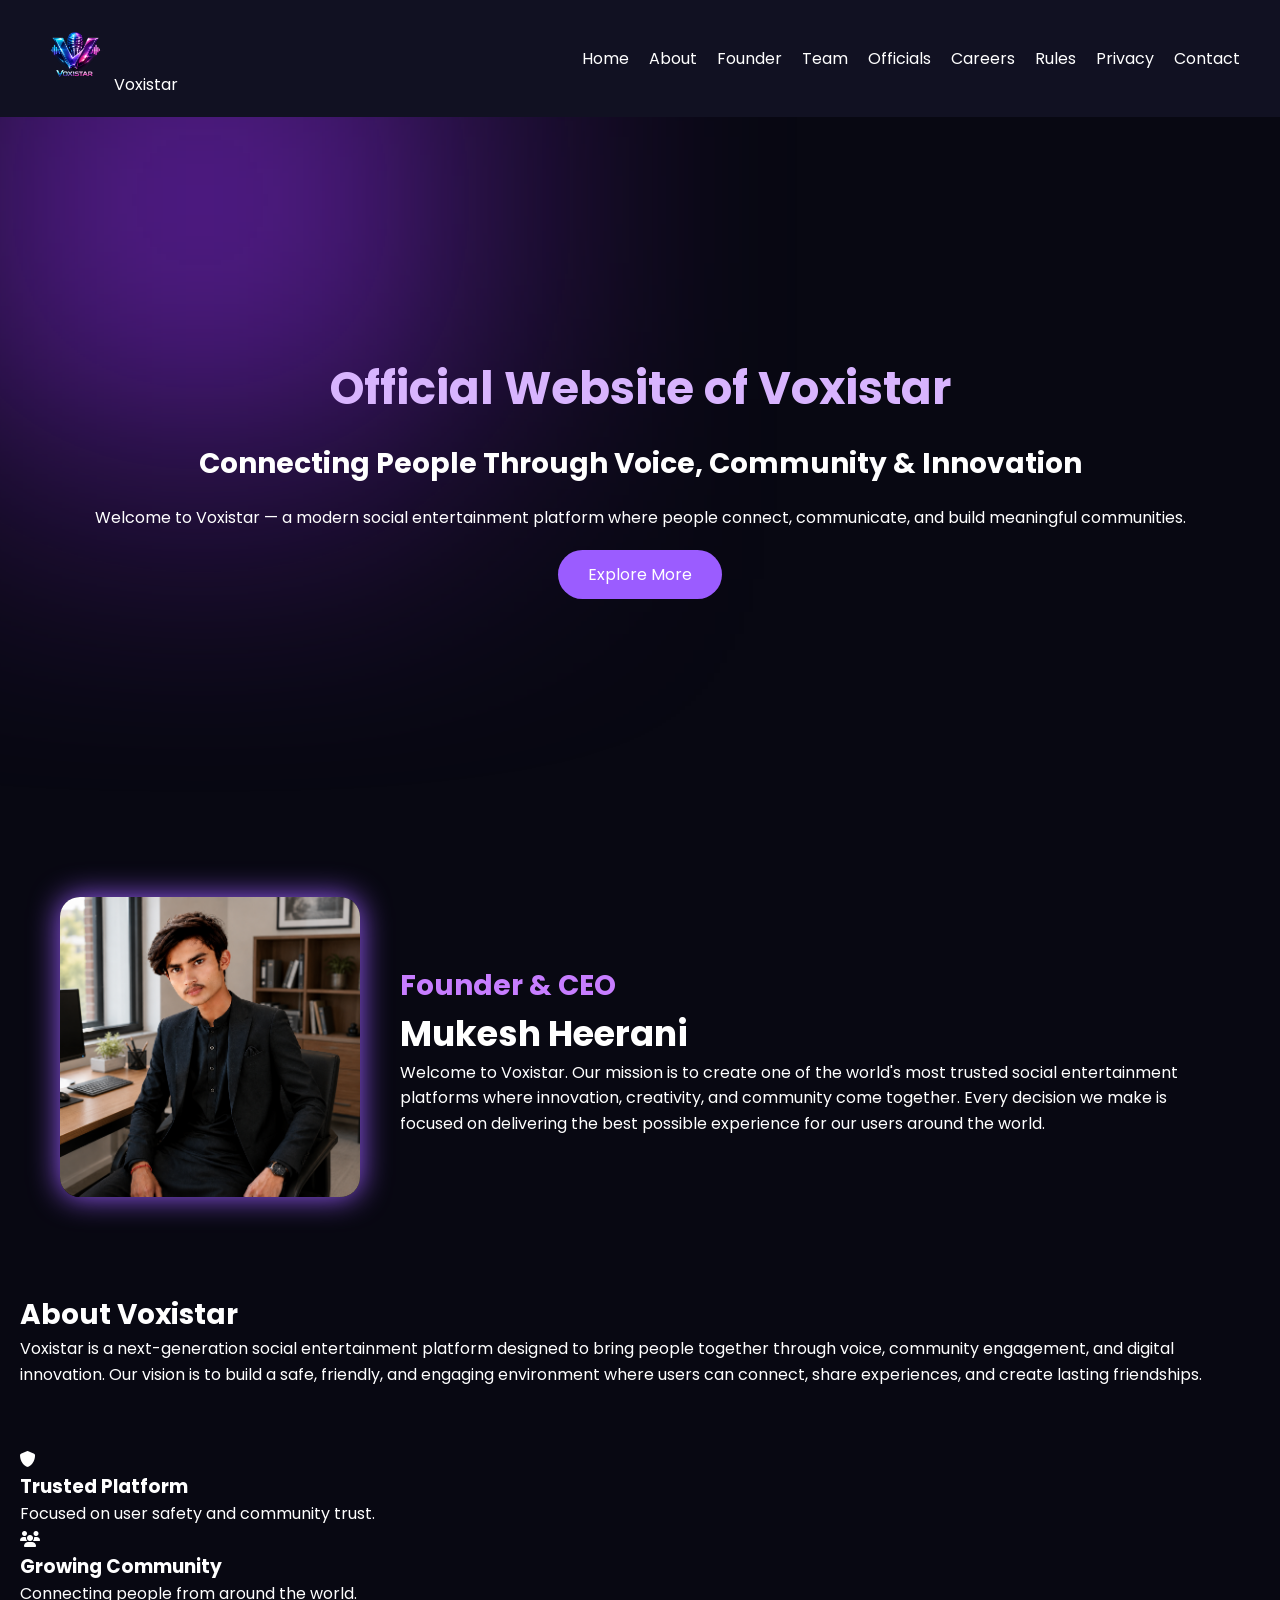
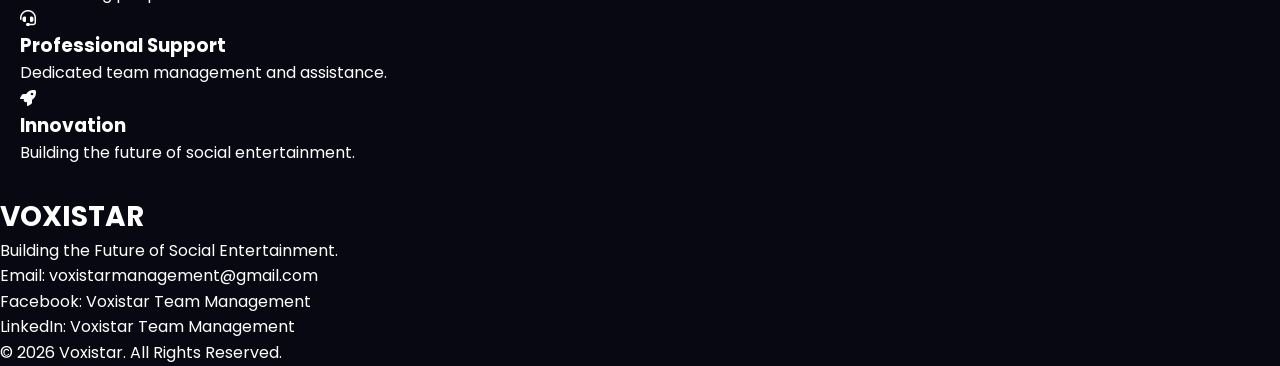
<file: index.html>
<!DOCTYPE html>
<html lang="en">
<head>
<meta charset="UTF-8">
<meta name="viewport" content="width=device-width, initial-scale=1.0">

<title>Voxistar | Official Website</title>

<link rel="stylesheet" href="css/style.css">

<link rel="preconnect" href="https://fonts.googleapis.com">
<link rel="preconnect" href="https://fonts.gstatic.com" crossorigin>

<link href="https://fonts.googleapis.com/css2?family=Poppins:wght@300;400;500;600;700;800&display=swap" rel="stylesheet">

<link rel="stylesheet" href="https://cdnjs.cloudflare.com/ajax/libs/font-awesome/6.6.0/css/all.min.css">

<script type="application/ld+json">
{
  "@context": "https://schema.org",
  "@graph": [
    {
      "@type": "Organization",
      "@id": "https://voxistar.netlify.app/#organization",
      "name": "VoxiStar",
      "url": "https://voxistar.netlify.app/",
      "description": "VoxiStar is a social entertainment and voice community platform.",
      "founder": {
        "@id": "https://voxistar.netlify.app/founder.html#mukesh-heerani"
      }
    },
    {
      "@type": "Person",
      "@id": "https://voxistar.netlify.app/founder.html#mukesh-heerani",
      "name": "Mukesh Heerani",
      "url": "https://voxistar.netlify.app/founder.html",
      "jobTitle": "Founder & CEO",
      "worksFor": {
        "@id": "https://voxistar.netlify.app/#organization"
      }
    }
  ]
}
</script>

</head>

<body>

<div class="background-glow"></div>

<header>

<nav class="navbar">

<div class="logo">
    <img src="logo.png" alt="Voxistar Logo">
    <span>Voxistar</span>
</div>

<ul>

<li><a href="index.html">Home</a></li>

<li><a href="about.html">About</a></li>

<li><a href="founder.html">Founder</a></li>

<li><a href="team.html">Team</a></li>

<li><a href="officials/index.html">Officials</a></li>

<li><a href="careers.html">Careers</a></li>

<li><a href="rules.html">Rules</a></li>

<li><a href="privacy.html">Privacy</a></li>

<li><a href="contact.html">Contact</a></li>

</ul>

</nav>

</header>

<section class="hero">

<div class="hero-content">

<h1>Official Website of Voxistar</h1>

<h2>Connecting People Through Voice, Community & Innovation</h2>

<p>

Welcome to Voxistar — a modern social entertainment platform where people connect, communicate, and build meaningful communities.

</p>

<a href="about.html" class="btn">Explore More</a>

</div>

</section>

<section class="founder">

<div class="founder-image">

<img src="founder.png" alt="Founder">

</div>

<div class="founder-content">

<h2>Founder & CEO</h2>

<h1>Mukesh Heerani</h1>

<p>

Welcome to Voxistar.

Our mission is to create one of the world's most trusted social entertainment platforms where innovation, creativity, and community come together.

Every decision we make is focused on delivering the best possible experience for our users around the world.

</p>

</div>

</section>

<section class="about">

<h2>About Voxistar</h2>

<p>

Voxistar is a next-generation social entertainment platform designed to bring people together through voice, community engagement, and digital innovation.

Our vision is to build a safe, friendly, and engaging environment where users can connect, share experiences, and create lasting friendships.

</p>

</section>

<section class="features">

<div class="card">

<i class="fa-solid fa-shield"></i>

<h3>Trusted Platform</h3>

<p>Focused on user safety and community trust.</p>

</div>

<div class="card">

<i class="fa-solid fa-users"></i>

<h3>Growing Community</h3>

<p>Connecting people from around the world.</p>

</div>

<div class="card">

<i class="fa-solid fa-headset"></i>

<h3>Professional Support</h3>

<p>Dedicated team management and assistance.</p>

</div>

<div class="card">

<i class="fa-solid fa-rocket"></i>

<h3>Innovation</h3>

<p>Building the future of social entertainment.</p>

</div>

</section>

<footer>

<h2>VOXISTAR</h2>

<p>Building the Future of Social Entertainment.</p>

<p>

Email:
voxistarmanagement@gmail.com

</p>

<p>

Facebook:
Voxistar Team Management

</p>

<p>

LinkedIn:
Voxistar Team Management

</p>

<p>

© 2026 Voxistar. All Rights Reserved.

</p>

</footer>

<script src="script.js"></script>

</body>
  </html>
</file>
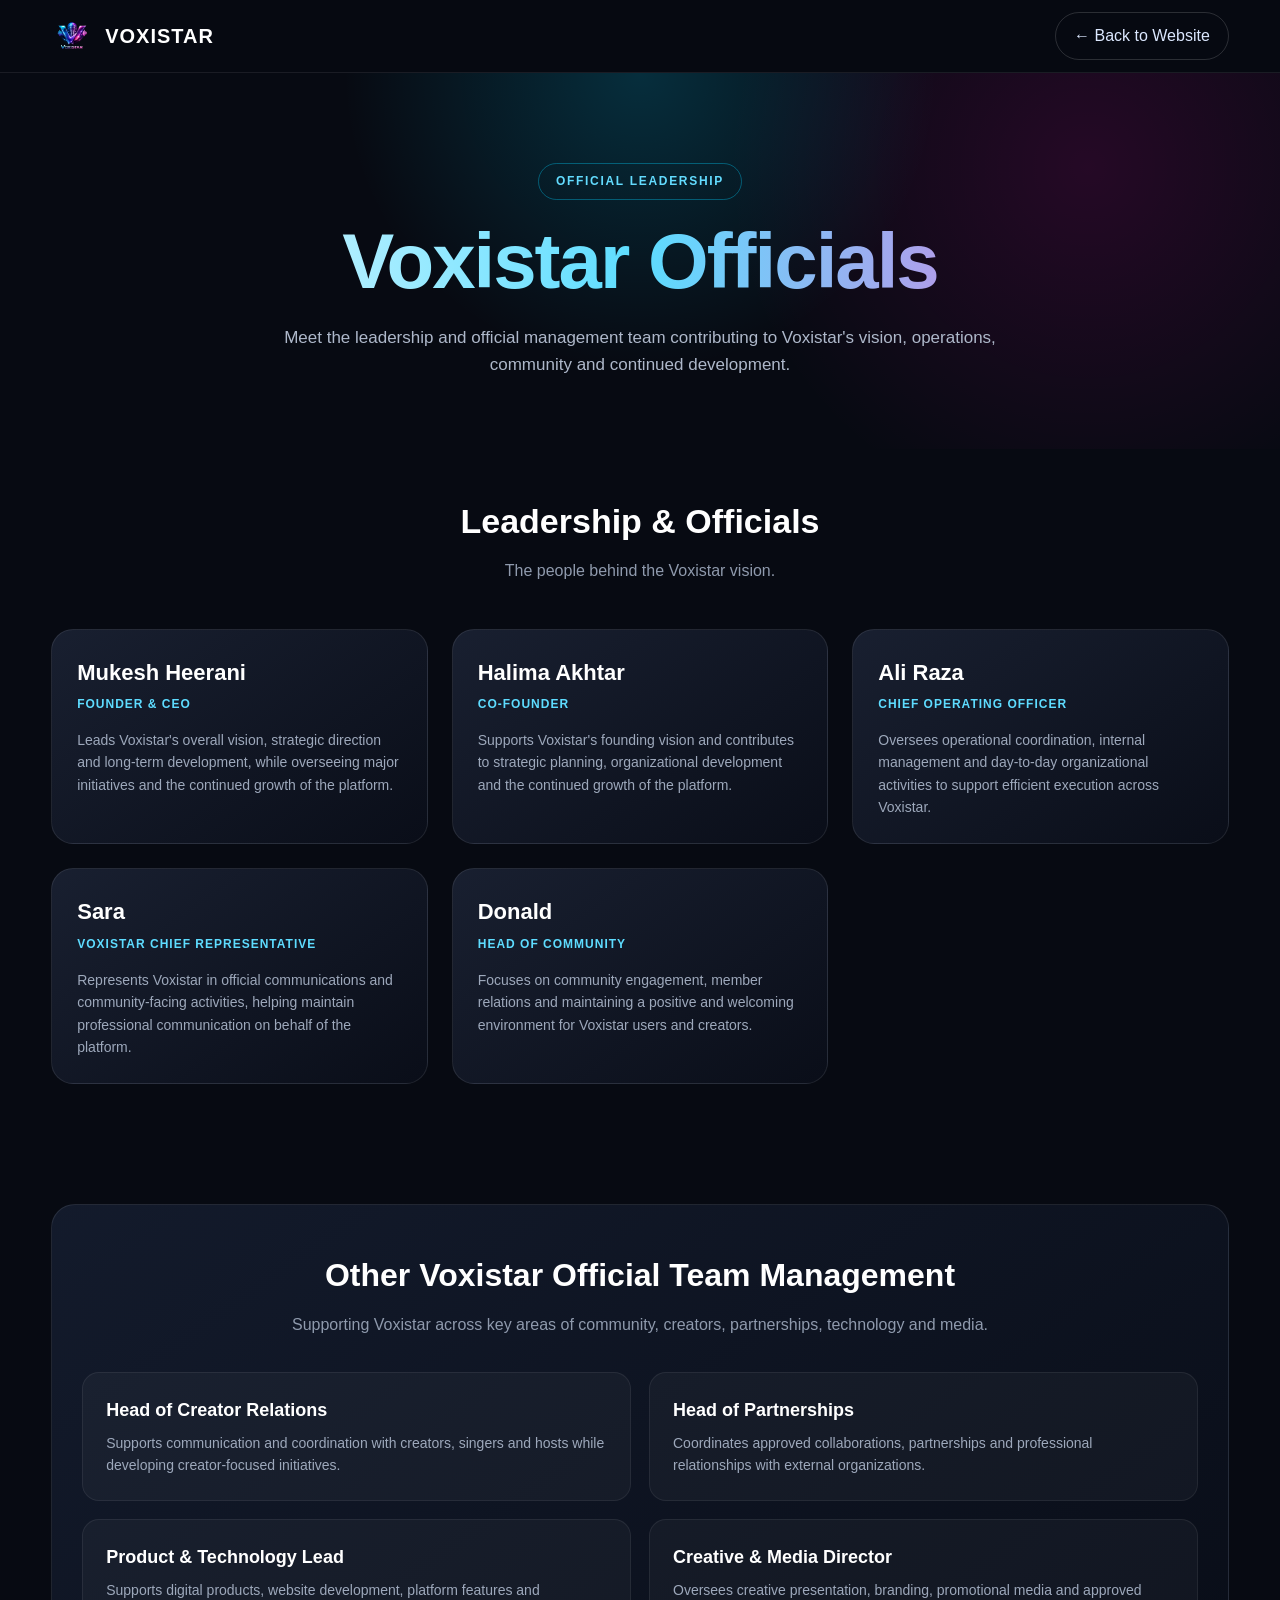
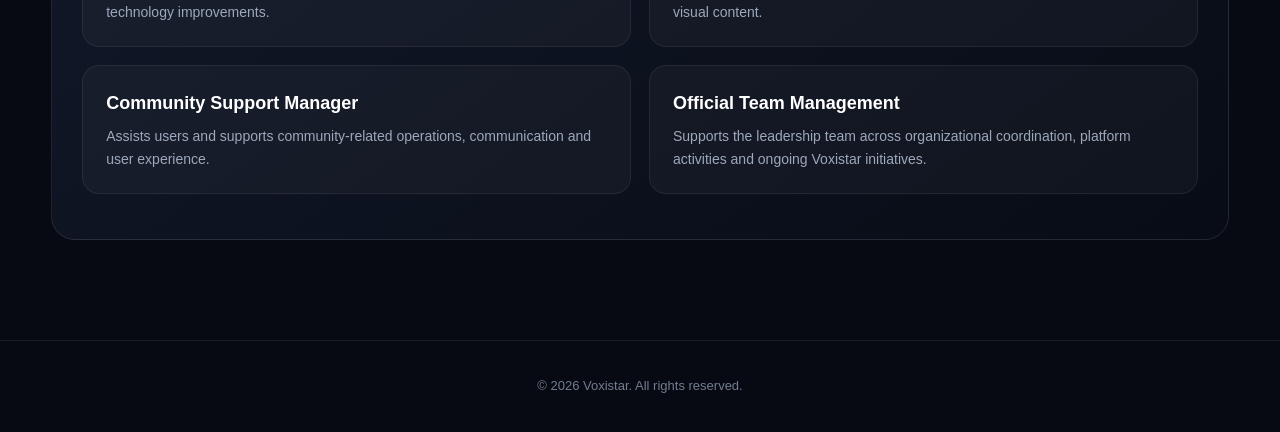
<file: officials/index.html>
<!DOCTYPE html>
<html lang="en">
<head>
  <meta charset="UTF-8">
  <meta name="viewport" content="width=device-width, initial-scale=1.0">

  <title>Voxistar Officials | Leadership & Management</title>

  <meta name="description"
    content="Meet the Voxistar officials, leadership and management team behind the platform's vision, operations, community and development.">

  <link rel="icon" href="../logo.png">

  <style>
    * {
      margin: 0;
      padding: 0;
      box-sizing: border-box;
    }

    html {
      scroll-behavior: smooth;
    }

    body {
      font-family: Arial, Helvetica, sans-serif;
      background: #070a12;
      color: #fff;
      line-height: 1.6;
    }

    a {
      text-decoration: none;
      color: inherit;
    }

    .container {
      width: 92%;
      max-width: 1200px;
      margin: auto;
    }

    /* NAVIGATION */

    nav {
      position: sticky;
      top: 0;
      z-index: 1000;
      background: rgba(7, 10, 18, 0.96);
      border-bottom: 1px solid rgba(255,255,255,0.08);
      backdrop-filter: blur(14px);
    }

    .nav-inner {
      min-height: 72px;
      display: flex;
      align-items: center;
      justify-content: space-between;
      gap: 20px;
    }

    .brand {
      display: flex;
      align-items: center;
      gap: 12px;
      font-size: 20px;
      font-weight: 900;
      letter-spacing: 1px;
    }

    .brand img {
      width: 42px;
      height: 42px;
      object-fit: contain;
    }

    .back-btn {
      padding: 10px 18px;
      border: 1px solid rgba(255,255,255,0.15);
      border-radius: 30px;
      color: #dce8ff;
      transition: 0.3s;
    }

    .back-btn:hover {
      background: #fff;
      color: #070a12;
    }

    /* HERO */

    .hero {
      padding: 90px 0 70px;
      text-align: center;

      background:
        radial-gradient(
          circle at 50% 0%,
          rgba(0, 210, 255, 0.18),
          transparent 40%
        ),
        radial-gradient(
          circle at 85% 25%,
          rgba(255, 0, 180, 0.12),
          transparent 32%
        );
    }

    .badge {
      display: inline-block;
      padding: 8px 17px;
      border-radius: 30px;
      border: 1px solid rgba(0, 210, 255, 0.35);
      color: #63dcff;
      font-size: 12px;
      font-weight: 800;
      letter-spacing: 1.7px;
      text-transform: uppercase;
      margin-bottom: 22px;
    }

    .hero h1 {
      font-size: clamp(42px, 8vw, 78px);
      line-height: 1;
      font-weight: 900;
      letter-spacing: -2px;

      background: linear-gradient(
        90deg,
        #ffffff,
        #5cddff,
        #ff63d7
      );

      -webkit-background-clip: text;
      -webkit-text-fill-color: transparent;
    }

    .hero p {
      max-width: 750px;
      margin: 24px auto 0;
      color: #aeb8ca;
      font-size: 17px;
    }

    /* SECTION */

    .officials {
      padding: 45px 0 100px;
    }

    .section-title {
      text-align: center;
      margin-bottom: 45px;
    }

    .section-title h2 {
      font-size: 34px;
      margin-bottom: 10px;
    }

    .section-title p {
      color: #8f9aad;
    }

    /* OFFICIAL CARDS */

    .grid {
      display: grid;
      grid-template-columns: repeat(3, 1fr);
      gap: 24px;
    }

    .card {
      overflow: hidden;
      border-radius: 22px;
      background:
        linear-gradient(
          145deg,
          rgba(25, 32, 49, 0.98),
          rgba(10, 14, 25, 0.98)
        );

      border: 1px solid rgba(255,255,255,0.09);

      transition:
        transform 0.3s ease,
        border-color 0.3s ease;
    }

    .card:hover {
      transform: translateY(-7px);
      border-color: rgba(91, 217, 255, 0.45);
    }

    /* PHOTO */

    .photo-box {
      width: 100%;
      height: 280px;
      overflow: hidden;
      background:
        radial-gradient(
          circle,
          rgba(0, 200, 255, 0.20),
          rgba(10, 14, 25, 1)
        );
    }

    .photo-box img {
      width: 100%;
      height: 100%;
      object-fit: cover;
      display: block;
      transition: transform 0.4s ease;
    }

    .card:hover .photo-box img {
      transform: scale(1.04);
    }

    .card-content {
      padding: 25px;
    }

    .card h3 {
      font-size: 22px;
      margin-bottom: 5px;
    }

    .role {
      color: #5edcff;
      font-size: 12px;
      font-weight: 800;
      text-transform: uppercase;
      letter-spacing: 1px;
      margin-bottom: 15px;
    }

    .card p {
      color: #9da8bb;
      font-size: 14px;
    }

    /* MANAGEMENT */

    .management-section {
      padding: 20px 0 100px;
    }

    .management-box {
      padding: 45px 30px;
      border-radius: 24px;

      background:
        linear-gradient(
          145deg,
          rgba(20, 28, 46, 0.95),
          rgba(8, 12, 22, 0.98)
        );

      border: 1px solid rgba(255,255,255,0.09);
    }

    .management-title {
      text-align: center;
      margin-bottom: 35px;
    }

    .management-title h2 {
      font-size: 32px;
      margin-bottom: 10px;
    }

    .management-title p {
      color: #8f9aad;
    }

    .management-grid {
      display: grid;
      grid-template-columns: repeat(2, 1fr);
      gap: 18px;
    }

    .management-card {
      padding: 23px;
      border-radius: 17px;
      background: rgba(255,255,255,0.035);
      border: 1px solid rgba(255,255,255,0.07);
    }

    .management-card h3 {
      color: #fff;
      font-size: 18px;
      margin-bottom: 7px;
    }

    .management-card p {
      color: #9da8bb;
      font-size: 14px;
    }

    /* FOOTER */

    footer {
      padding: 35px 0;
      border-top: 1px solid rgba(255,255,255,0.08);
      text-align: center;
      color: #727d91;
      font-size: 13px;
    }

    /* MOBILE */

    @media (max-width: 900px) {
      .grid {
        grid-template-columns: repeat(2, 1fr);
      }
    }

    @media (max-width: 600px) {

      .nav-inner {
        min-height: 64px;
      }

      .brand {
        font-size: 17px;
      }

      .brand img {
        width: 36px;
        height: 36px;
      }

      .back-btn {
        padding: 8px 13px;
        font-size: 13px;
      }

      .hero {
        padding: 65px 0 50px;
      }

      .hero p {
        font-size: 15px;
      }

      .grid {
        grid-template-columns: 1fr;
      }

      .photo-box {
        height: 310px;
      }

      .management-grid {
        grid-template-columns: 1fr;
      }

      .management-box {
        padding: 35px 20px;
      }
    }
  </style>
</head>

<body>

  <!-- NAVIGATION -->

  <nav>
    <div class="container nav-inner">

      <a href="../index.html" class="brand">
        <img src="../logo.png" alt="Voxistar Logo">
        <span>VOXISTAR</span>
      </a>

      <a href="../index.html" class="back-btn">
        ← Back to Website
      </a>

    </div>
  </nav>


  <!-- HERO -->

  <header class="hero">

    <div class="container">

      <span class="badge">
        Official Leadership
      </span>

      <h1>
        Voxistar Officials
      </h1>

      <p>
        Meet the leadership and official management team
        contributing to Voxistar's vision, operations,
        community and continued development.
      </p>

    </div>

  </header>


  <!-- MAIN OFFICIALS -->

  <main class="officials">

    <div class="container">

      <div class="section-title">

        <h2>
          Leadership & Officials
        </h2>

        <p>
          The people behind the Voxistar vision.
        </p>

      </div>


      <div class="grid">


        <!-- MUKESH -->

        <article class="card">    

          <div class="card-content">

            <h3>
              Mukesh Heerani
            </h3>

            <div class="role">
              Founder & CEO
            </div>

            <p>
              Leads Voxistar's overall vision, strategic direction
              and long-term development, while overseeing major
              initiatives and the continued growth of the platform.
            </p>

          </div>

        </article>


        <!-- HALIMA -->

        <article class="card">

          <div class="card-content">

            <h3>
              Halima Akhtar
            </h3>

            <div class="role">
              Co-Founder
            </div>

            <p>
              Supports Voxistar's founding vision and contributes
              to strategic planning, organizational development
              and the continued growth of the platform.
            </p>

          </div>

        </article>


        <!-- ALI -->

        <article class="card">

          <div class="card-content">

            <h3>
              Ali Raza
            </h3>

            <div class="role">
              Chief Operating Officer
            </div>

            <p>
              Oversees operational coordination, internal management
              and day-to-day organizational activities to support
              efficient execution across Voxistar.
            </p>

          </div>

        </article>


        <!-- SARA -->

        <article class="card">

          <div class="card-content">

            <h3>
              Sara
            </h3>

            <div class="role">
              Voxistar Chief Representative
            </div>

            <p>
              Represents Voxistar in official communications
              and community-facing activities, helping maintain
              professional communication on behalf of the platform.
            </p>

          </div>

        </article>


        <!-- DONALD -->

        <article class="card">

          <div class="card-content">

            <h3>
              Donald
            </h3>

            <div class="role">
              Head of Community
            </div>

            <p>
              Focuses on community engagement, member relations
              and maintaining a positive and welcoming environment
              for Voxistar users and creators.
            </p>

          </div>

        </article>


      </div>

    </div>

  </main>


  <!-- OTHER MANAGEMENT -->

  <section class="management-section">

    <div class="container">

      <div class="management-box">

        <div class="management-title">

          <h2>
            Other Voxistar Official Team Management
          </h2>

          <p>
            Supporting Voxistar across key areas of community,
            creators, partnerships, technology and media.
          </p>

        </div>


        <div class="management-grid">


          <div class="management-card">

            <h3>
              Head of Creator Relations
            </h3>

            <p>
              Supports communication and coordination with
              creators, singers and hosts while developing
              creator-focused initiatives.
            </p>

          </div>


          <div class="management-card">

            <h3>
              Head of Partnerships
            </h3>

            <p>
              Coordinates approved collaborations, partnerships
              and professional relationships with external
              organizations.
            </p>

          </div>


          <div class="management-card">

            <h3>
              Product & Technology Lead
            </h3>

            <p>
              Supports digital products, website development,
              platform features and technology improvements.
            </p>

          </div>


          <div class="management-card">

            <h3>
              Creative & Media Director
            </h3>

            <p>
              Oversees creative presentation, branding,
              promotional media and approved visual content.
            </p>

          </div>


          <div class="management-card">

            <h3>
              Community Support Manager
            </h3>

            <p>
              Assists users and supports community-related
              operations, communication and user experience.
            </p>

          </div>


          <div class="management-card">

            <h3>
              Official Team Management
            </h3>

            <p>
              Supports the leadership team across organizational
              coordination, platform activities and ongoing
              Voxistar initiatives.
            </p>

          </div>


        </div>

      </div>

    </div>

  </section>


  <!-- FOOTER -->

  <footer>

    <div class="container">

      © 2026 Voxistar. All rights reserved.

    </div>

  </footer>


</body>
            </html>
</file>
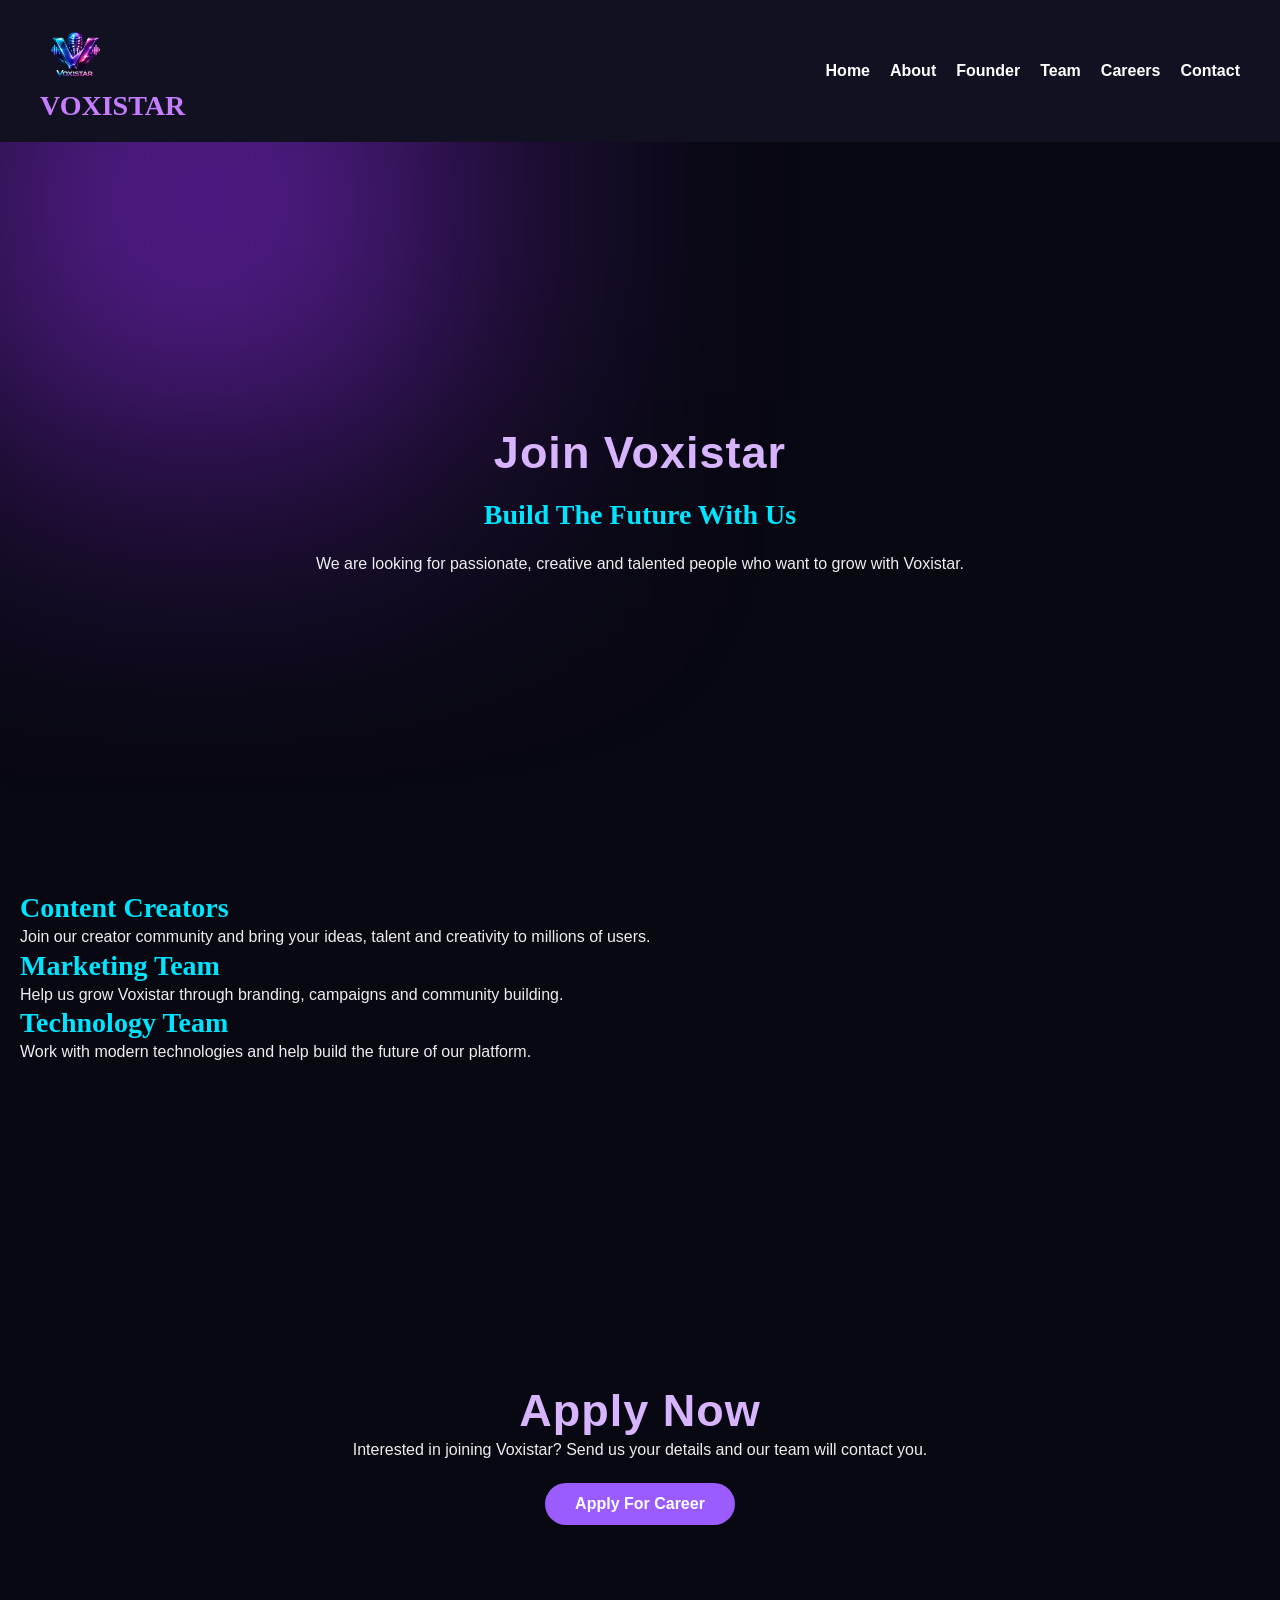
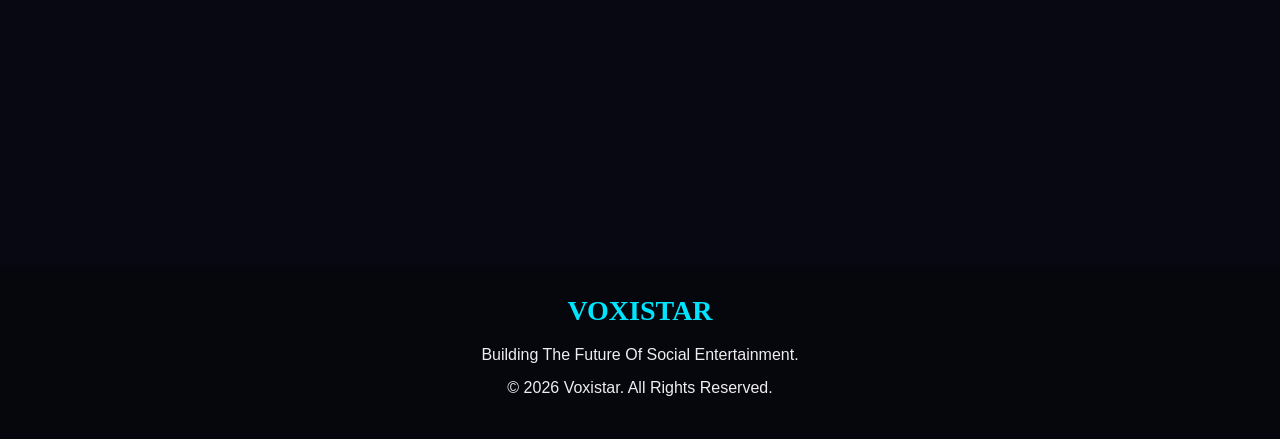
<file: careers.html>
<head>
<title>Voxistar</title>
<link rel="stylesheet" href="style.css">
</head>
<!DOCTYPE html>
<html lang="en">

<head>

<meta charset="UTF-8">
<meta name="viewport" content="width=device-width, initial-scale=1.0">

<title>Careers | Voxistar</title>

<link rel="stylesheet" href="css/style.css">

</head>


<body>

<div class="background-glow"></div>


<header>

<nav class="navbar">

<div class="logo">
<img src="logo.png" alt="Voxistar Logo">
<h2>VOXISTAR</h2>
</div>


<ul>
<li><a href="index.html">Home</a></li>
<li><a href="about.html">About</a></li>
<li><a href="founder.html">Founder</a></li>
<li><a href="team.html">Team</a></li>
<li><a href="careers.html">Careers</a></li>
<li><a href="contact.html">Contact</a></li>
</ul>

</nav>

</header>



<section class="hero">

<div>

<h1>Join Voxistar</h1>

<h2>Build The Future With Us</h2>

<p>
We are looking for passionate, creative and talented people
who want to grow with Voxistar.
</p>

</div>

</section>



<section class="features">


<div class="card">

<h2>Content Creators</h2>

<p>
Join our creator community and bring your ideas,
talent and creativity to millions of users.
</p>

</div>



<div class="card">

<h2>Marketing Team</h2>

<p>
Help us grow Voxistar through branding,
campaigns and community building.
</p>

</div>



<div class="card">

<h2>Technology Team</h2>

<p>
Work with modern technologies and help build
the future of our platform.
</p>

</div>


</section>



<section class="hero">

<div>

<h1>Apply Now</h1>

<p>
Interested in joining Voxistar?
Send us your details and our team will contact you.
</p>


<a href="contact.html" class="btn">
Apply For Career
</a>


</div>

</section>



<footer>

<h2>VOXISTAR</h2>

<p>
Building The Future Of Social Entertainment.
</p>

<p>
© 2026 Voxistar. All Rights Reserved.
</p>

</footer>


</body>

</html>
</file>
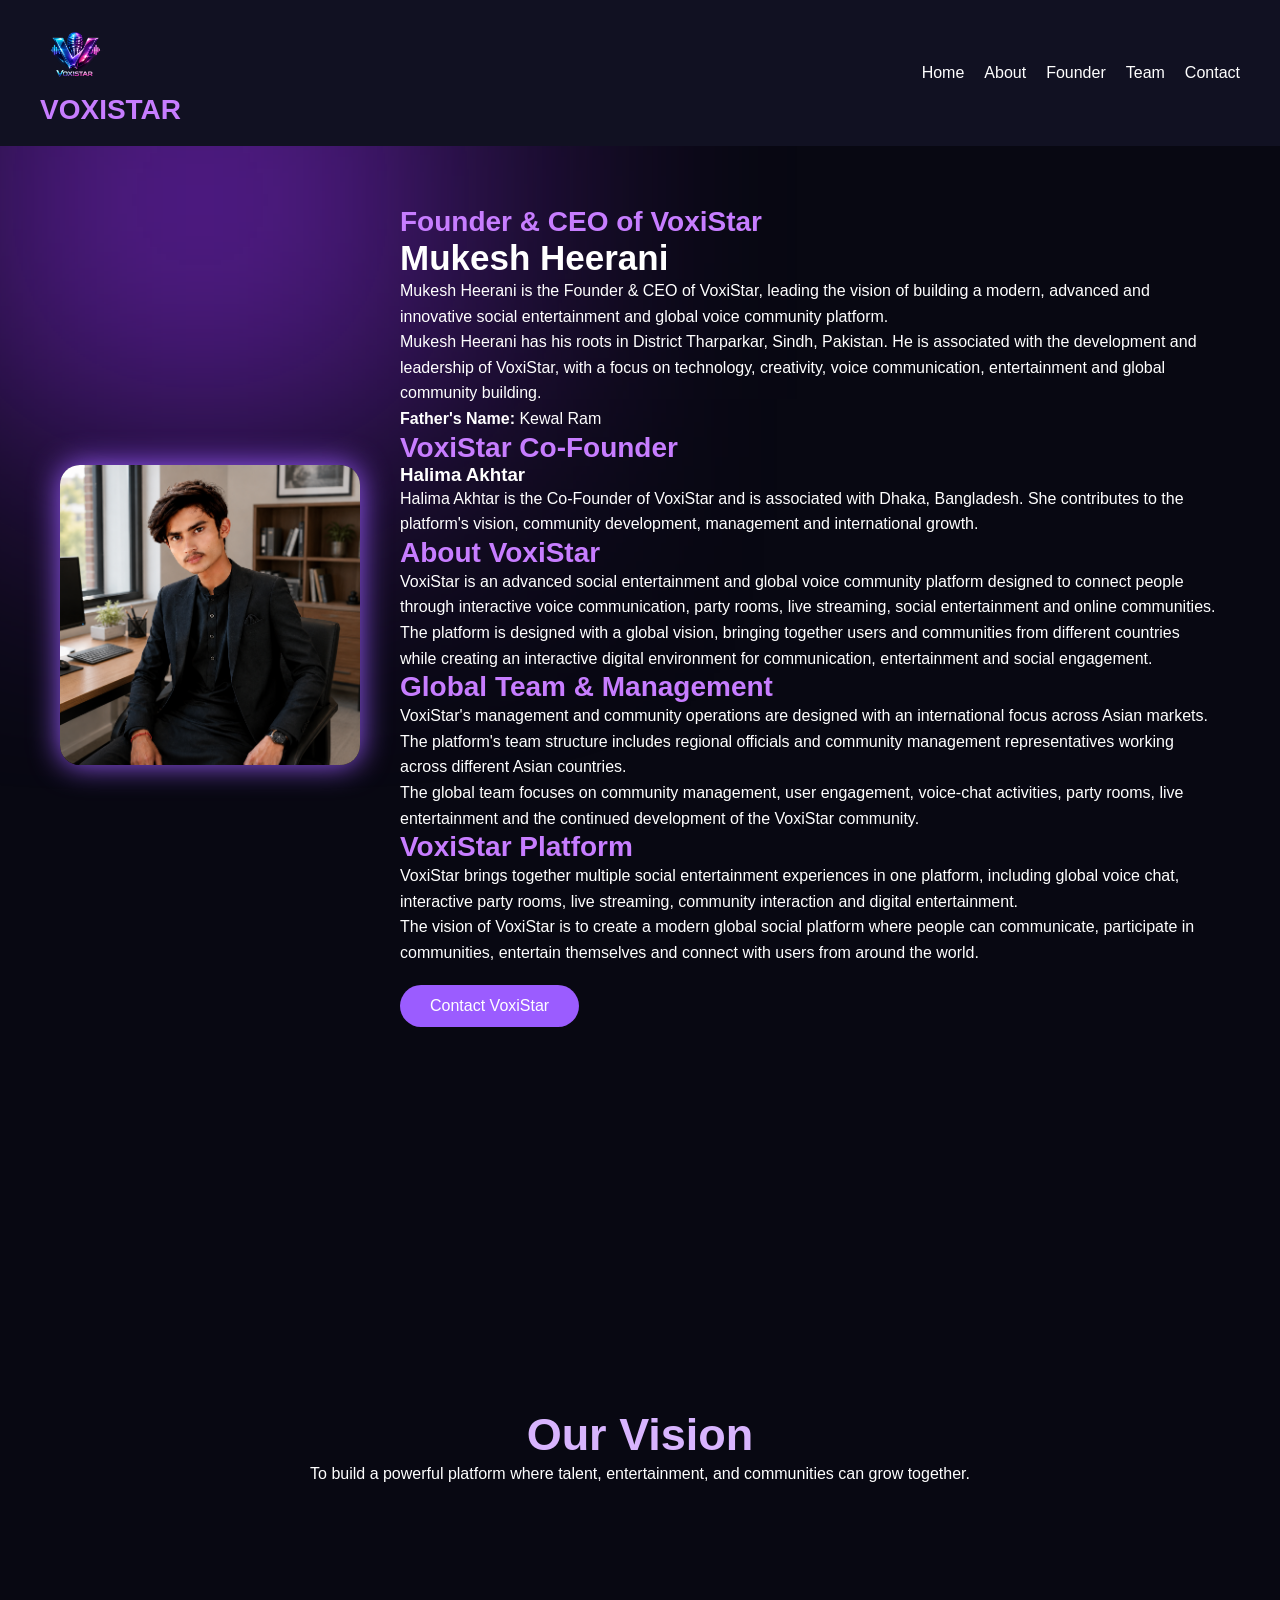
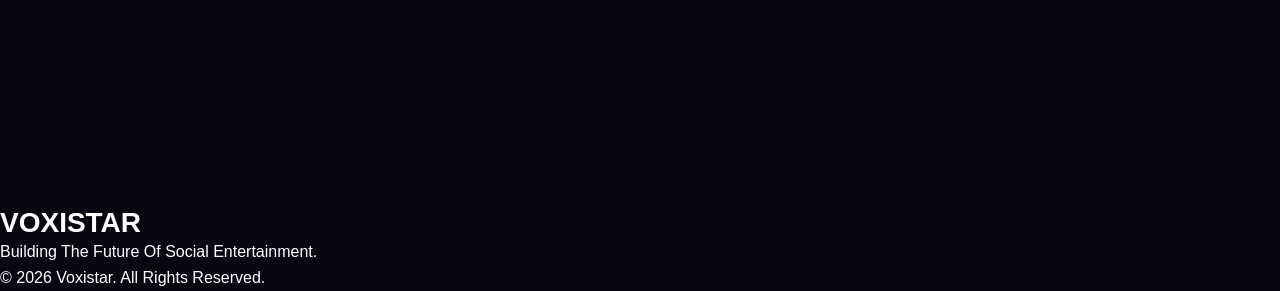
<file: founder.html>
<!DOCTYPE html>
<html lang="en">

<head>

<meta charset="UTF-8">
<meta name="viewport" content="width=device-width, initial-scale=1.0">

<title>Founder | Voxistar</title>

<link rel="stylesheet" href="css/style.css">

</head>


<body>

<div class="background-glow"></div>


<header>

<nav class="navbar">

<div class="logo">
<img src="logo.png" alt="Voxistar Logo">
<h2>VOXISTAR</h2>
</div>


<ul>
<li><a href="index.html">Home</a></li>
<li><a href="about.html">About</a></li>
<li><a href="founder.html">Founder</a></li>
<li><a href="team.html">Team</a></li>
<li><a href="contact.html">Contact</a></li>
</ul>

</nav>

</header>



<section class="founder">


<div class="founder-image">

<img src="founder.png" alt="Founder of Voxistar">

</div>



<div class="founder-content">

    <h2>Founder &amp; CEO of VoxiStar</h2>

    <h1>Mukesh Heerani</h1>

    <p>
        Mukesh Heerani is the Founder &amp; CEO of VoxiStar, leading the vision
        of building a modern, advanced and innovative social entertainment
        and global voice community platform.
    </p>

    <p>
        Mukesh Heerani has his roots in District Tharparkar, Sindh, Pakistan.
        He is associated with the development and leadership of VoxiStar,
        with a focus on technology, creativity, voice communication,
        entertainment and global community building.
    </p>

    <p>
        <strong>Father's Name:</strong> Kewal Ram
    </p>

    <h2>VoxiStar Co-Founder</h2>

    <h3>Halima Akhtar</h3>

    <p>
        Halima Akhtar is the Co-Founder of VoxiStar and is associated with
        Dhaka, Bangladesh. She contributes to the platform's vision,
        community development, management and international growth.
    </p>

    <h2>About VoxiStar</h2>

    <p>
        VoxiStar is an advanced social entertainment and global voice
        community platform designed to connect people through interactive
        voice communication, party rooms, live streaming, social
        entertainment and online communities.
    </p>

    <p>
        The platform is designed with a global vision, bringing together
        users and communities from different countries while creating an
        interactive digital environment for communication, entertainment
        and social engagement.
    </p>

    <h2>Global Team &amp; Management</h2>

    <p>
        VoxiStar's management and community operations are designed with an
        international focus across Asian markets. The platform's team
        structure includes regional officials and community management
        representatives working across different Asian countries.
    </p>

    <p>
        The global team focuses on community management, user engagement,
        voice-chat activities, party rooms, live entertainment and the
        continued development of the VoxiStar community.
    </p>

    <h2>VoxiStar Platform</h2>

    <p>
        VoxiStar brings together multiple social entertainment experiences
        in one platform, including global voice chat, interactive party
        rooms, live streaming, community interaction and digital
        entertainment.
    </p>

    <p>
        The vision of VoxiStar is to create a modern global social platform
        where people can communicate, participate in communities,
        entertain themselves and connect with users from around the world.
    </p>

    <a href="contact.html" class="btn">
        Contact VoxiStar
    </a>

</div>


</section>



<section class="hero">

<div>

<h1>Our Vision</h1>

<p>
To build a powerful platform where talent, entertainment,
and communities can grow together.
</p>

</div>

</section>



<footer>

<h2>VOXISTAR</h2>

<p>
Building The Future Of Social Entertainment.
</p>

<p>
© 2026 Voxistar. All Rights Reserved.
</p>

</body>
  
</html>
</file>
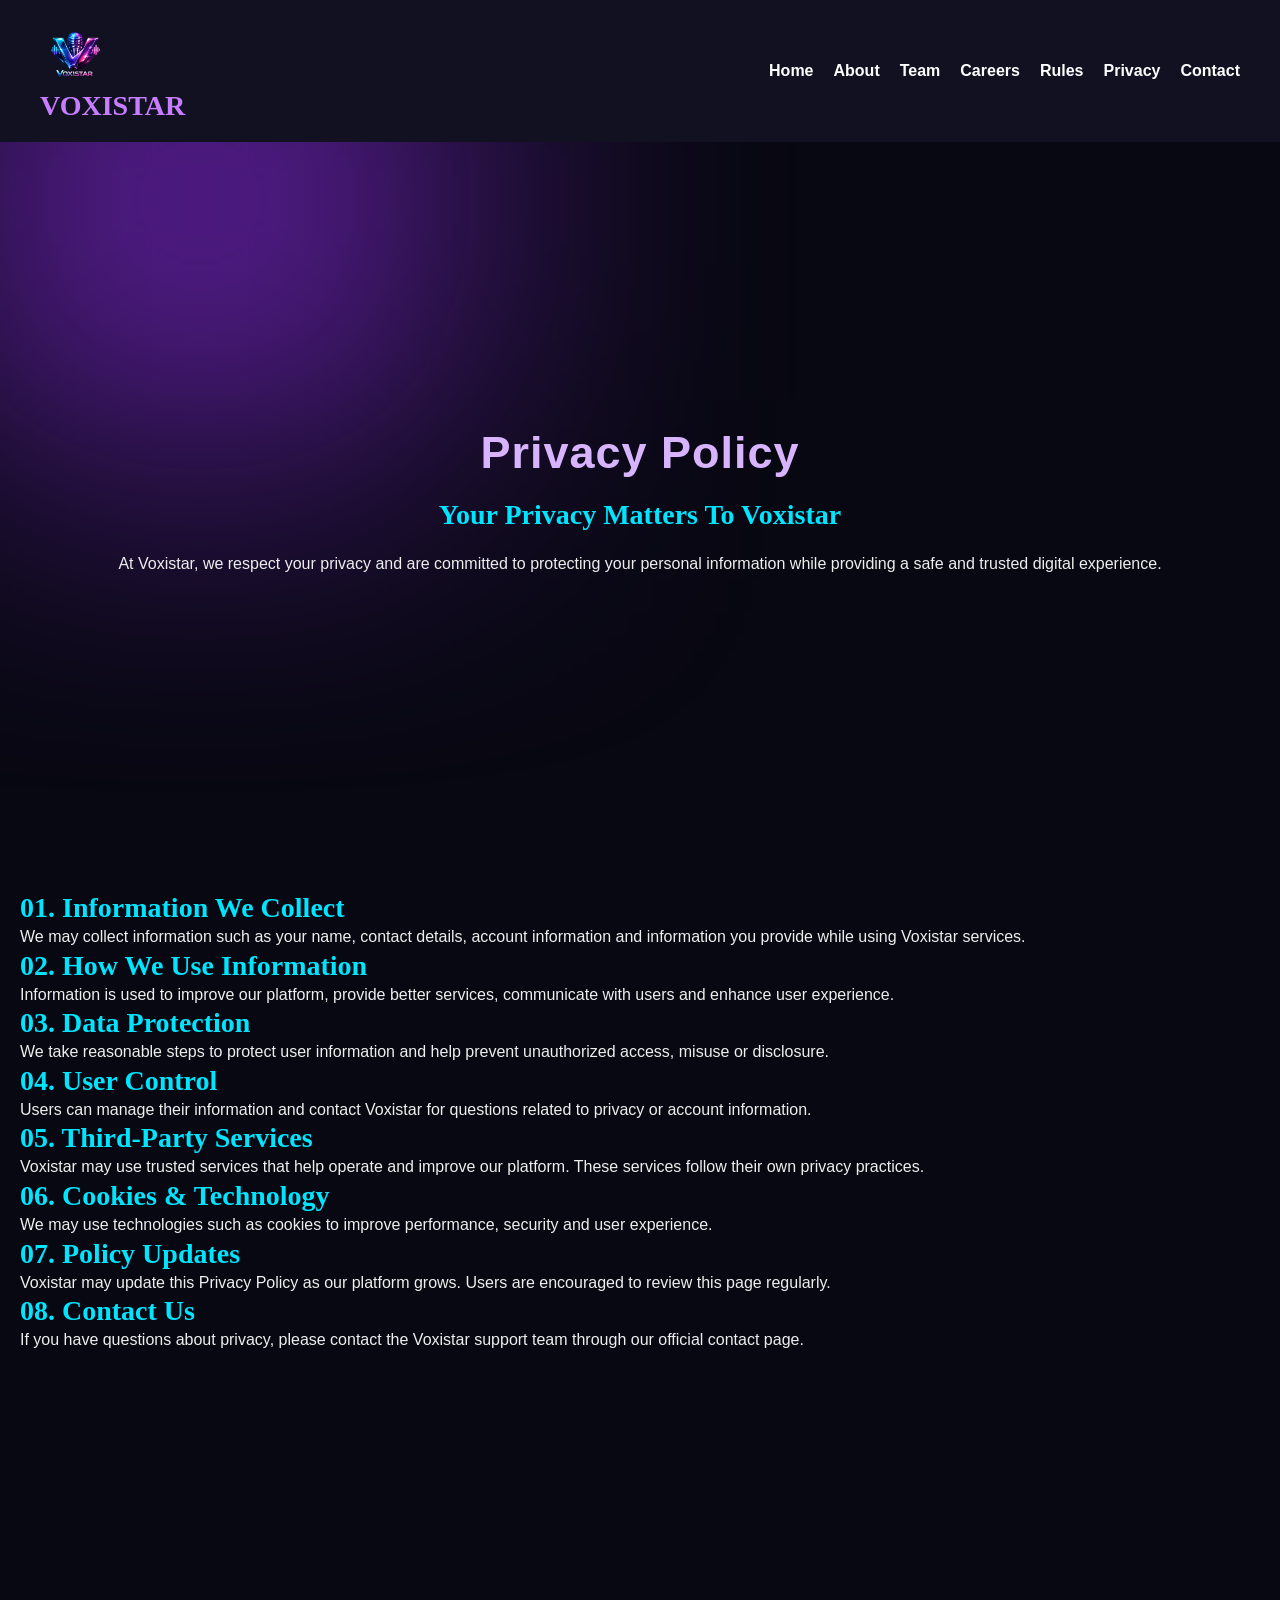
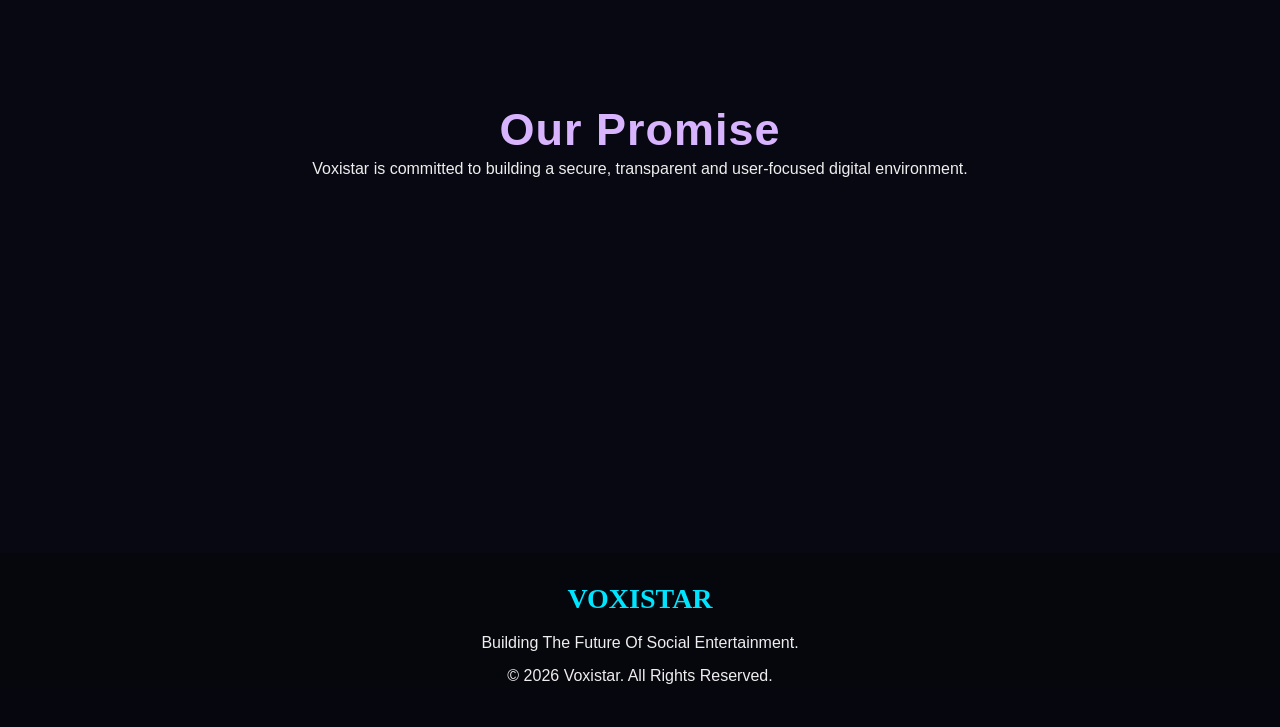
<file: privacy.html>
<head>
<title>Voxistar</title>
<link rel="stylesheet" href="style.css">
</head>
<!DOCTYPE html>
<html lang="en">

<head>

<meta charset="UTF-8">
<meta name="viewport" content="width=device-width, initial-scale=1.0">

<title>Privacy Policy | Voxistar</title>

<link rel="stylesheet" href="css/style.css">

</head>


<body>

<div class="background-glow"></div>


<header>

<nav class="navbar">

<div class="logo">
<img src="logo.png" alt="Voxistar Logo">
<h2>VOXISTAR</h2>
</div>


<ul>
<li><a href="index.html">Home</a></li>
<li><a href="about.html">About</a></li>
<li><a href="team.html">Team</a></li>
<li><a href="careers.html">Careers</a></li>
<li><a href="rules.html">Rules</a></li>
<li><a href="privacy.html">Privacy</a></li>
<li><a href="contact.html">Contact</a></li>
</ul>

</nav>

</header>



<section class="hero">

<div>

<h1>Privacy Policy</h1>

<h2>Your Privacy Matters To Voxistar</h2>

<p>
At Voxistar, we respect your privacy and are committed to
protecting your personal information while providing a safe
and trusted digital experience.
</p>

</div>

</section>



<section class="features">


<div class="card">

<h2>01. Information We Collect</h2>

<p>
We may collect information such as your name, contact details,
account information and information you provide while using
Voxistar services.
</p>

</div>



<div class="card">

<h2>02. How We Use Information</h2>

<p>
Information is used to improve our platform, provide better
services, communicate with users and enhance user experience.
</p>

</div>



<div class="card">

<h2>03. Data Protection</h2>

<p>
We take reasonable steps to protect user information and help
prevent unauthorized access, misuse or disclosure.
</p>

</div>



<div class="card">

<h2>04. User Control</h2>

<p>
Users can manage their information and contact Voxistar for
questions related to privacy or account information.
</p>

</div>



<div class="card">

<h2>05. Third-Party Services</h2>

<p>
Voxistar may use trusted services that help operate and improve
our platform. These services follow their own privacy practices.
</p>

</div>



<div class="card">

<h2>06. Cookies & Technology</h2>

<p>
We may use technologies such as cookies to improve performance,
security and user experience.
</p>

</div>



<div class="card">

<h2>07. Policy Updates</h2>

<p>
Voxistar may update this Privacy Policy as our platform grows.
Users are encouraged to review this page regularly.
</p>

</div>



<div class="card">

<h2>08. Contact Us</h2>

<p>
If you have questions about privacy, please contact the Voxistar
support team through our official contact page.
</p>

</div>


</section>



<section class="hero">

<div>

<h1>Our Promise</h1>

<p>
Voxistar is committed to building a secure, transparent and
user-focused digital environment.
</p>

</div>

</section>



<footer>

<h2>VOXISTAR</h2>

<p>
Building The Future Of Social Entertainment.
</p>

<p>
© 2026 Voxistar. All Rights Reserved.
</p>

</footer>


</body>

</html>
</file>
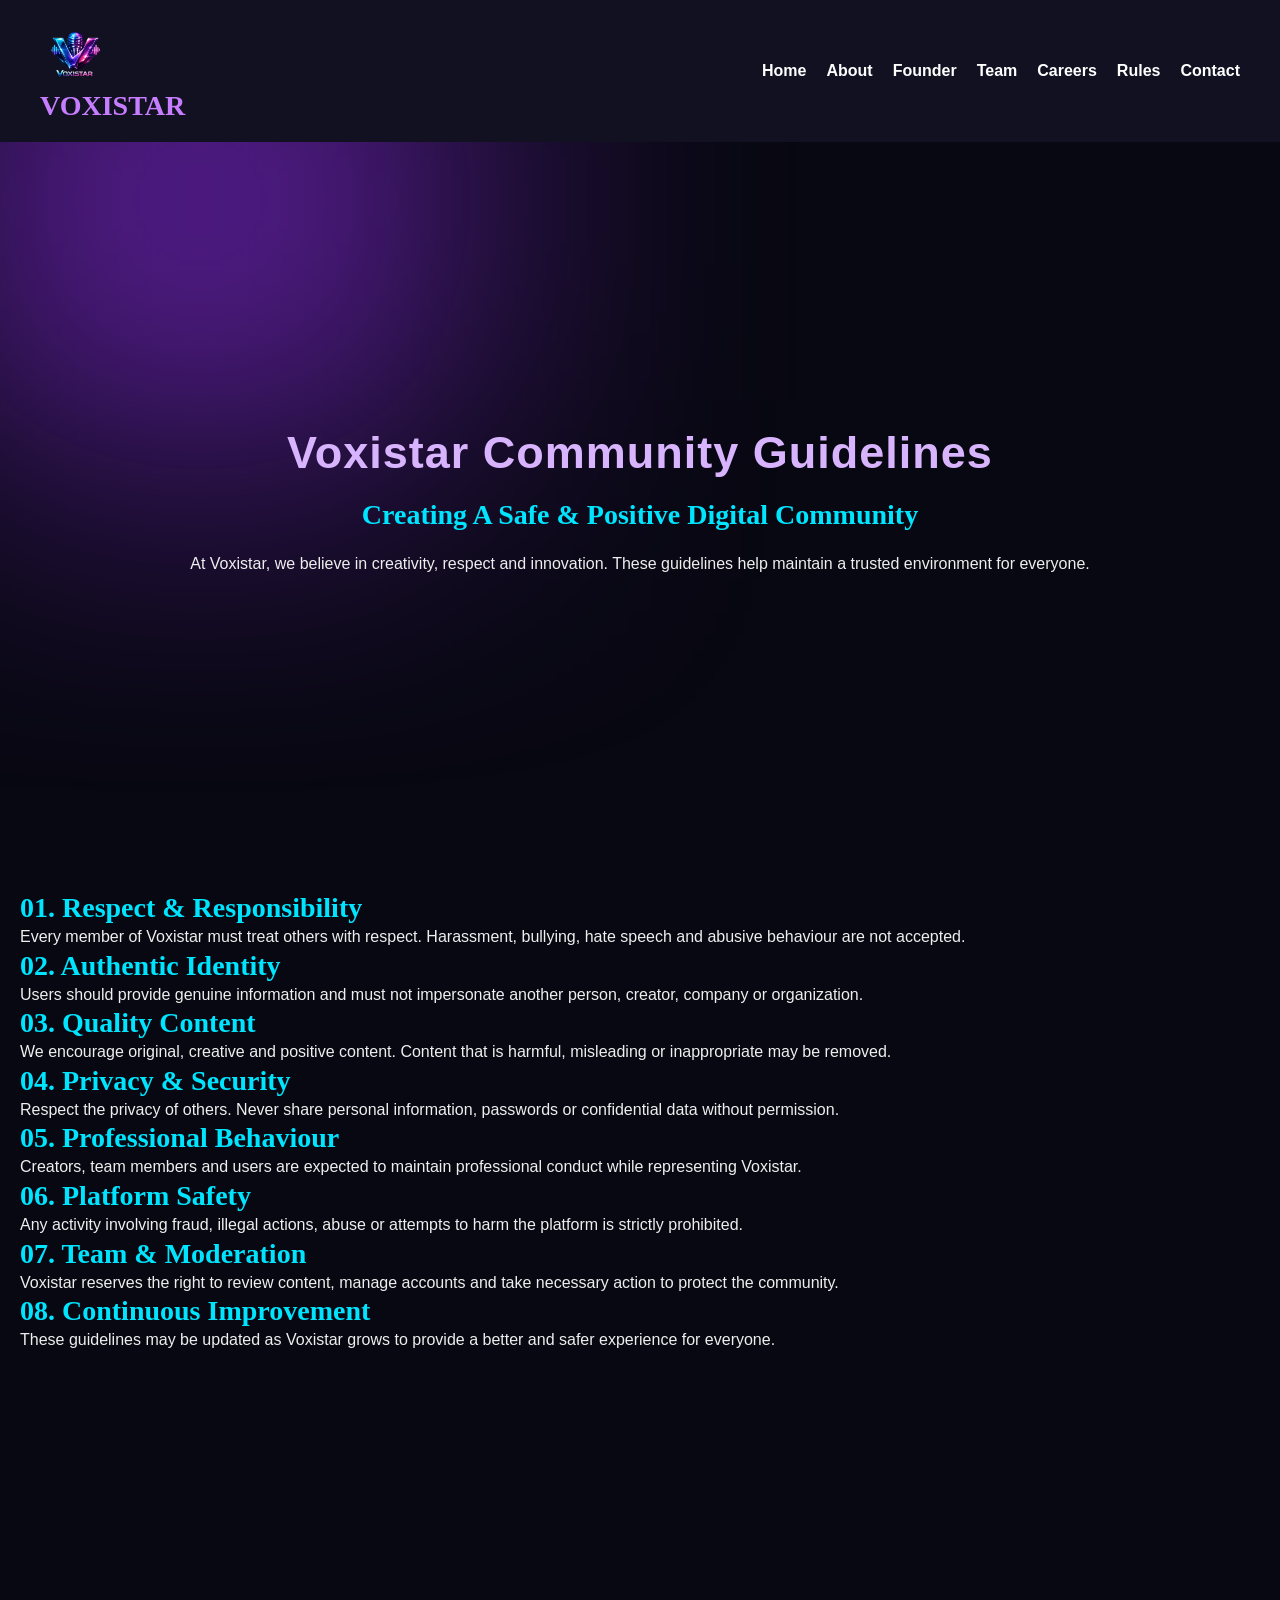
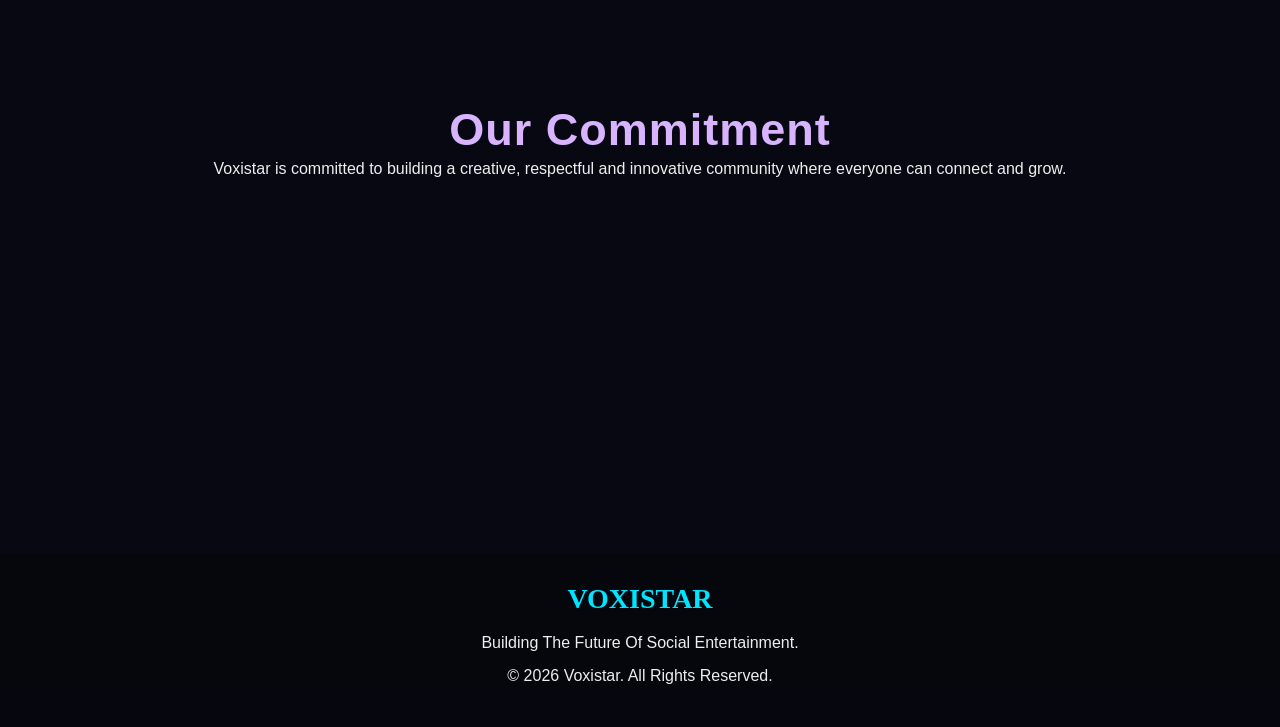
<file: rules.html>
<head>
<title>Voxistar</title>
<link rel="stylesheet" href="style.css">
</head>
<!DOCTYPE html>
<html lang="en">

<head>

<meta charset="UTF-8">
<meta name="viewport" content="width=device-width, initial-scale=1.0">

<title>Community Guidelines | Voxistar</title>

<link rel="stylesheet" href="css/style.css">

</head>


<body>

<div class="background-glow"></div>


<header>

<nav class="navbar">

<div class="logo">
<img src="logo.png" alt="Voxistar Logo">
<h2>VOXISTAR</h2>
</div>


<ul>
<li><a href="index.html">Home</a></li>
<li><a href="about.html">About</a></li>
<li><a href="founder.html">Founder</a></li>
<li><a href="team.html">Team</a></li>
<li><a href="careers.html">Careers</a></li>
<li><a href="rules.html">Rules</a></li>
<li><a href="contact.html">Contact</a></li>
</ul>

</nav>

</header>



<section class="hero">

<div>

<h1>Voxistar Community Guidelines</h1>

<h2>Creating A Safe & Positive Digital Community</h2>

<p>
At Voxistar, we believe in creativity, respect and innovation.
These guidelines help maintain a trusted environment for everyone.
</p>

</div>

</section>



<section class="features">


<div class="card">

<h2>01. Respect & Responsibility</h2>

<p>
Every member of Voxistar must treat others with respect.
Harassment, bullying, hate speech and abusive behaviour are not accepted.
</p>

</div>



<div class="card">

<h2>02. Authentic Identity</h2>

<p>
Users should provide genuine information and must not
impersonate another person, creator, company or organization.
</p>

</div>



<div class="card">

<h2>03. Quality Content</h2>

<p>
We encourage original, creative and positive content.
Content that is harmful, misleading or inappropriate may be removed.
</p>

</div>



<div class="card">

<h2>04. Privacy & Security</h2>

<p>
Respect the privacy of others. Never share personal information,
passwords or confidential data without permission.
</p>

</div>



<div class="card">

<h2>05. Professional Behaviour</h2>

<p>
Creators, team members and users are expected to maintain
professional conduct while representing Voxistar.
</p>

</div>



<div class="card">

<h2>06. Platform Safety</h2>

<p>
Any activity involving fraud, illegal actions, abuse or attempts
to harm the platform is strictly prohibited.
</p>

</div>



<div class="card">

<h2>07. Team & Moderation</h2>

<p>
Voxistar reserves the right to review content, manage accounts
and take necessary action to protect the community.
</p>

</div>



<div class="card">

<h2>08. Continuous Improvement</h2>

<p>
These guidelines may be updated as Voxistar grows to provide
a better and safer experience for everyone.
</p>

</div>


</section>



<section class="hero">

<div>

<h1>Our Commitment</h1>

<p>
Voxistar is committed to building a creative, respectful and
innovative community where everyone can connect and grow.
</p>

</div>

</section>



<footer>

<h2>VOXISTAR</h2>

<p>
Building The Future Of Social Entertainment.
</p>

<p>
© 2026 Voxistar. All Rights Reserved.
</p>

</footer>


</body>

</html>
</file>
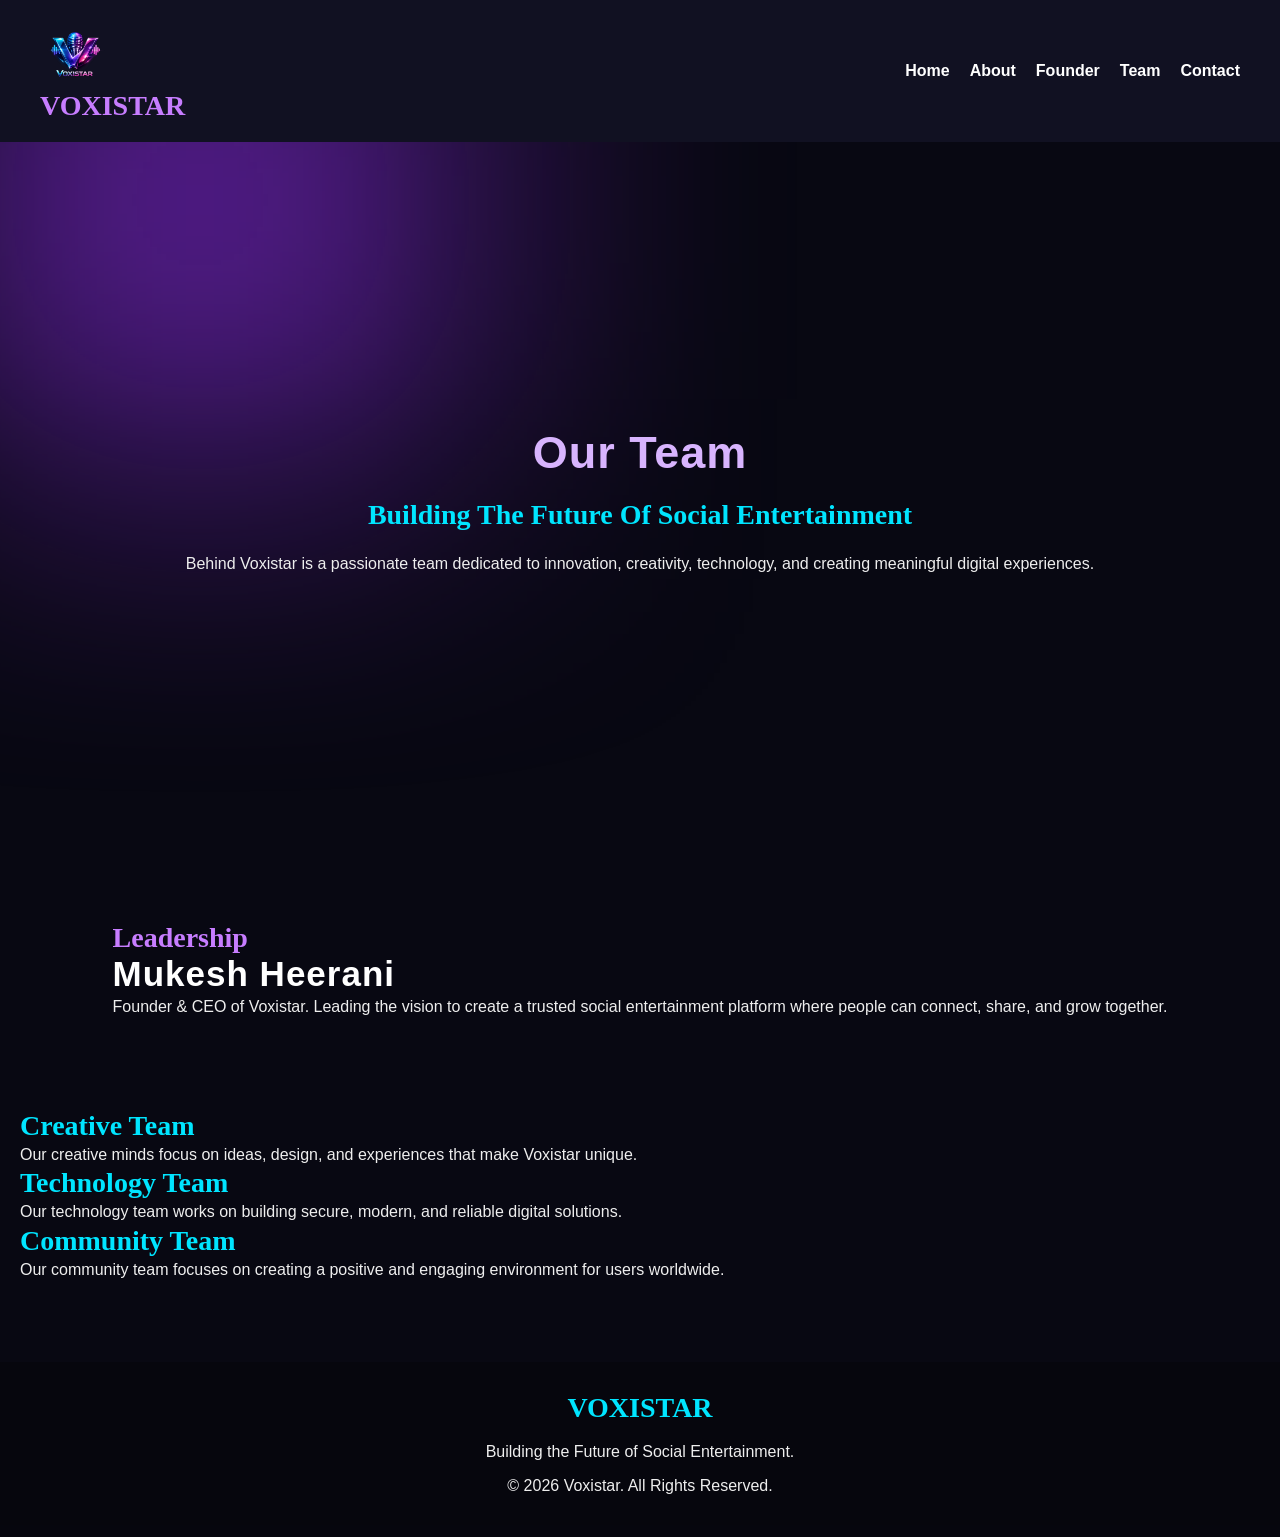
<file: team.html>
<head>
<title>Voxistar</title>
<link rel="stylesheet" href="style.css">
</head>
<!DOCTYPE html>
<html lang="en">

<head>
<meta charset="UTF-8">
<meta name="viewport" content="width=device-width, initial-scale=1.0">

<title>Voxistar | Team</title>

<link rel="stylesheet" href="css/style.css">

</head>

<body>

<div class="background-glow"></div>

<header>
<nav class="navbar">

<div class="logo">
<img src="logo.png" alt="Voxistar Logo">
<h2>VOXISTAR</h2>
</div>

<ul>
<li><a href="index.html">Home</a></li>
<li><a href="about.html">About</a></li>
<li><a href="founder.html">Founder</a></li>
<li><a href="team.html">Team</a></li>
<li><a href="contact.html">Contact</a></li>
</ul>

</nav>
</header>


<section class="hero">

<div>

<h1>Our Team</h1>

<h2>Building The Future Of Social Entertainment</h2>

<p>
Behind Voxistar is a passionate team dedicated to innovation,
creativity, technology, and creating meaningful digital experiences.
</p>

</div>

</section>


<section class="founder">

<div class="founder-content">

<h2>Leadership</h2>

<h1>Mukesh Heerani</h1>

<p>
Founder & CEO of Voxistar. Leading the vision to create a
trusted social entertainment platform where people can connect,
share, and grow together.
</p>

</div>

</section>


<section class="features">

<div class="card">

<h2>Creative Team</h2>

<p>
Our creative minds focus on ideas, design, and experiences
that make Voxistar unique.
</p>

</div>


<div class="card">

<h2>Technology Team</h2>

<p>
Our technology team works on building secure, modern,
and reliable digital solutions.
</p>

</div>


<div class="card">

<h2>Community Team</h2>

<p>
Our community team focuses on creating a positive and
engaging environment for users worldwide.
</p>

</div>

</section>


<footer>

<h2>VOXISTAR</h2>

<p>
Building the Future of Social Entertainment.
</p>

<p>
© 2026 Voxistar. All Rights Reserved.
</p>

</footer>


</body>
</html>
</file>
<file: css/style.css>
*{
  margin:0;
  padding:0;
  box-sizing:border-box;
  font-family:'Poppins', sans-serif;
}

body{
  background:#080812;
  color:white;
}

.background-glow{
  position:fixed;
  width:400px;
  height:400px;
  background:#8a2be2;
  filter:blur(150px);
  top:0;
  left:0;
  z-index:-1;
}

.navbar{
  display:flex;
  justify-content:space-between;
  align-items:center;
  padding:20px 40px;
  background:#111122;
}

.logo img{
  width:70px;
}

.logo h2{
  color:#c77dff;
}

.navbar ul{
  display:flex;
  gap:20px;
  list-style:none;
}

.navbar a{
  color:white;
  text-decoration:none;
}

.hero{
  min-height:80vh;
  display:flex;
  align-items:center;
  justify-content:center;
  text-align:center;
  padding:40px;
}

.hero h1{
  font-size:45px;
  color:#d8b4fe;
}

.hero h2{
  margin:20px 0;
}

.btn{
  display:inline-block;
  margin-top:20px;
  padding:12px 30px;
  background:#9b5cff;
  color:white;
  border-radius:30px;
  text-decoration:none;
}

.founder{
  display:flex;
  align-items:center;
  justify-content:center;
  gap:40px;
  padding:60px;
}

.founder-image img{
  width:300px;
  border-radius:20px;
  box-shadow:0 0 30px #9b5cff;
}

.founder-content h2{
  color:#c77dff;
}

@media(max-width:768px){
  .navbar,
  .founder{
    flex-direction:column;
  }

  .navbar ul{
    flex-direction:column;
  }

  .hero h1{
    font-size:32px;
  }
}
body{
  overflow-x:hidden;
}

.hero,
.about,
.features{
  padding:30px 20px;
}

h1{
  font-size:35px;
}

h2{
  font-size:28px;
}

p{
  font-size:16px;
  line-height:1.6;
}

@media(max-width:768px){

  .hero h1{
    font-size:32px;
  }

  .hero h2{
    font-size:22px;
  }

  .founder{
    padding:30px 20px;
  }

  .founder-image img{
    width:100%;
    max-width:320px;
  }
}
#aiButton{
position:fixed;
right:20px;
bottom:20px;
width:65px;
height:65px;
border-radius:50%;
background:linear-gradient(135deg,#00e5ff,#6a00ff);
display:flex;
align-items:center;
justify-content:center;
font-size:30px;
cursor:pointer;
z-index:9999;
box-shadow:0 0 25px #00e5ff;
}


#chatContainer{
display:none;
position:fixed;
right:20px;
bottom:95px;
width:330px;
height:450px;
background:#111;
border-radius:20px;
z-index:9999;
overflow:hidden;
box-shadow:0 0 30px #00e5ff;
}


.chatHeader{
background:linear-gradient(90deg,#00e5ff,#6a00ff);
padding:15px;
font-family:'Montserrat';
font-weight:800;
color:white;
}


.chatHeader span{
float:right;
cursor:pointer;
}


#chatBox{
height:300px;
overflow-y:auto;
padding:15px;
color:white;
font-family:'Poppins';
font-size:15px;
}


.chatInput{
display:flex;
padding:10px;
gap:5px;
}


.chatInput input{
flex:1;
padding:10px;
border-radius:10px;
}


.chatInput button{
background:#00e5ff;
border:none;
padding:10px;
border-radius:10px;
font-weight:bold;
}
</file>
<file: style.css>
body {
    font-family: 'Poppins', sans-serif;
    background: linear-gradient(135deg,#12002b,#3b0a70);
    color: white;
}

h1 {
    font-family: 'Montserrat', sans-serif;
    font-size: 48px;
    font-weight: 900;
    letter-spacing: 1px;
    color: #ffffff;
}

h2 {
    font-family: 'Playfair Display', serif;
    font-size: 34px;
    font-weight: 700;
    color: #00e5ff;
}

.highlight {
    font-family: 'Montserrat', sans-serif;
    font-weight: 800;
    color: #ffd700;
}

p {
    font-family: 'Poppins', sans-serif;
    font-size: 18px;
    font-weight: 400;
    line-height: 1.8;
    color: #eeeeee;
}

a {
    font-family: 'Montserrat', sans-serif;
    font-weight: 700;
}
Montserrat',sans-serif;
    font-weight:800;
    font-size:20px;
    color:white;
}

.chatHeader span {
    float:right;
    cursor:pointer;

}
.contact-page {
    min-height: 100vh;
    display: flex;
    justify-content: center;
    align-items: center;
    background:
    linear-gradient(135deg, #16002b, #4b0082, #0f172a);
    padding: 20px;
    font-family: Arial, sans-serif;
}

.contact-card {
    max-width: 600px;
    width: 100%;
    background: rgba(255,255,255,0.1);
    backdrop-filter: blur(15px);
    padding: 40px;
    border-radius: 20px;
    color: white;
    box-shadow: 0 0 30px rgba(0,0,0,0.4);
    text-align: center;
}

.contact-card h1 {
    font-size: 40px;
    margin-bottom: 20px;
    color: #c084fc;
}

.contact-card p {
    color: #ddd;
    line-height: 1.7;
    font-size: 17px;
}

.contact-info {
    margin-top: 30px;
    text-align: left;
}

.contact-info h3 {
    color: #d8b4fe;
    margin-bottom: 5px;
}

.contact-info a {
    color: #60a5fa;
    text-decoration: none;
}

.contact-info a:hover {
    color: white;
}

button {
    margin-top: 30px;
    padding: 12px 35px;
    border: none;
    border-radius: 30px;
    background: #9333ea;
    color: white;
    font-size: 16px;
    cursor: pointer;
}

button:hover {
    background: #7e22ce;

}

.logo-area {
  display: flex;
  flex-direction: row;
  align-items: center;
  position: absolute;
  right: 20px;
  top: 20px;
  width: auto;

}

.logo img {
    width: 70px;
    height: 70px;
    object-fit: contain;
}

.logo span {
    margin-top: 5px;
    font-size: 14px;
    font-weight: 700;
    color: #c084fc;
    text-transform: uppercase;

}

footer {
    width: 100%;
    margin-top: 50px;
    padding: 30px 20px;
    box-sizing: border-box;
    text-align: center;
    position: relative;
    background: rgba(0,0,0,0.25);
}

footer h2 {
    margin-bottom: 15px;
}

footer p {
    margin: 8px 0;
    line-height: 1.6;
}

.contact-info {
    max-width: 600px;
    margin: auto;
}
</file>
